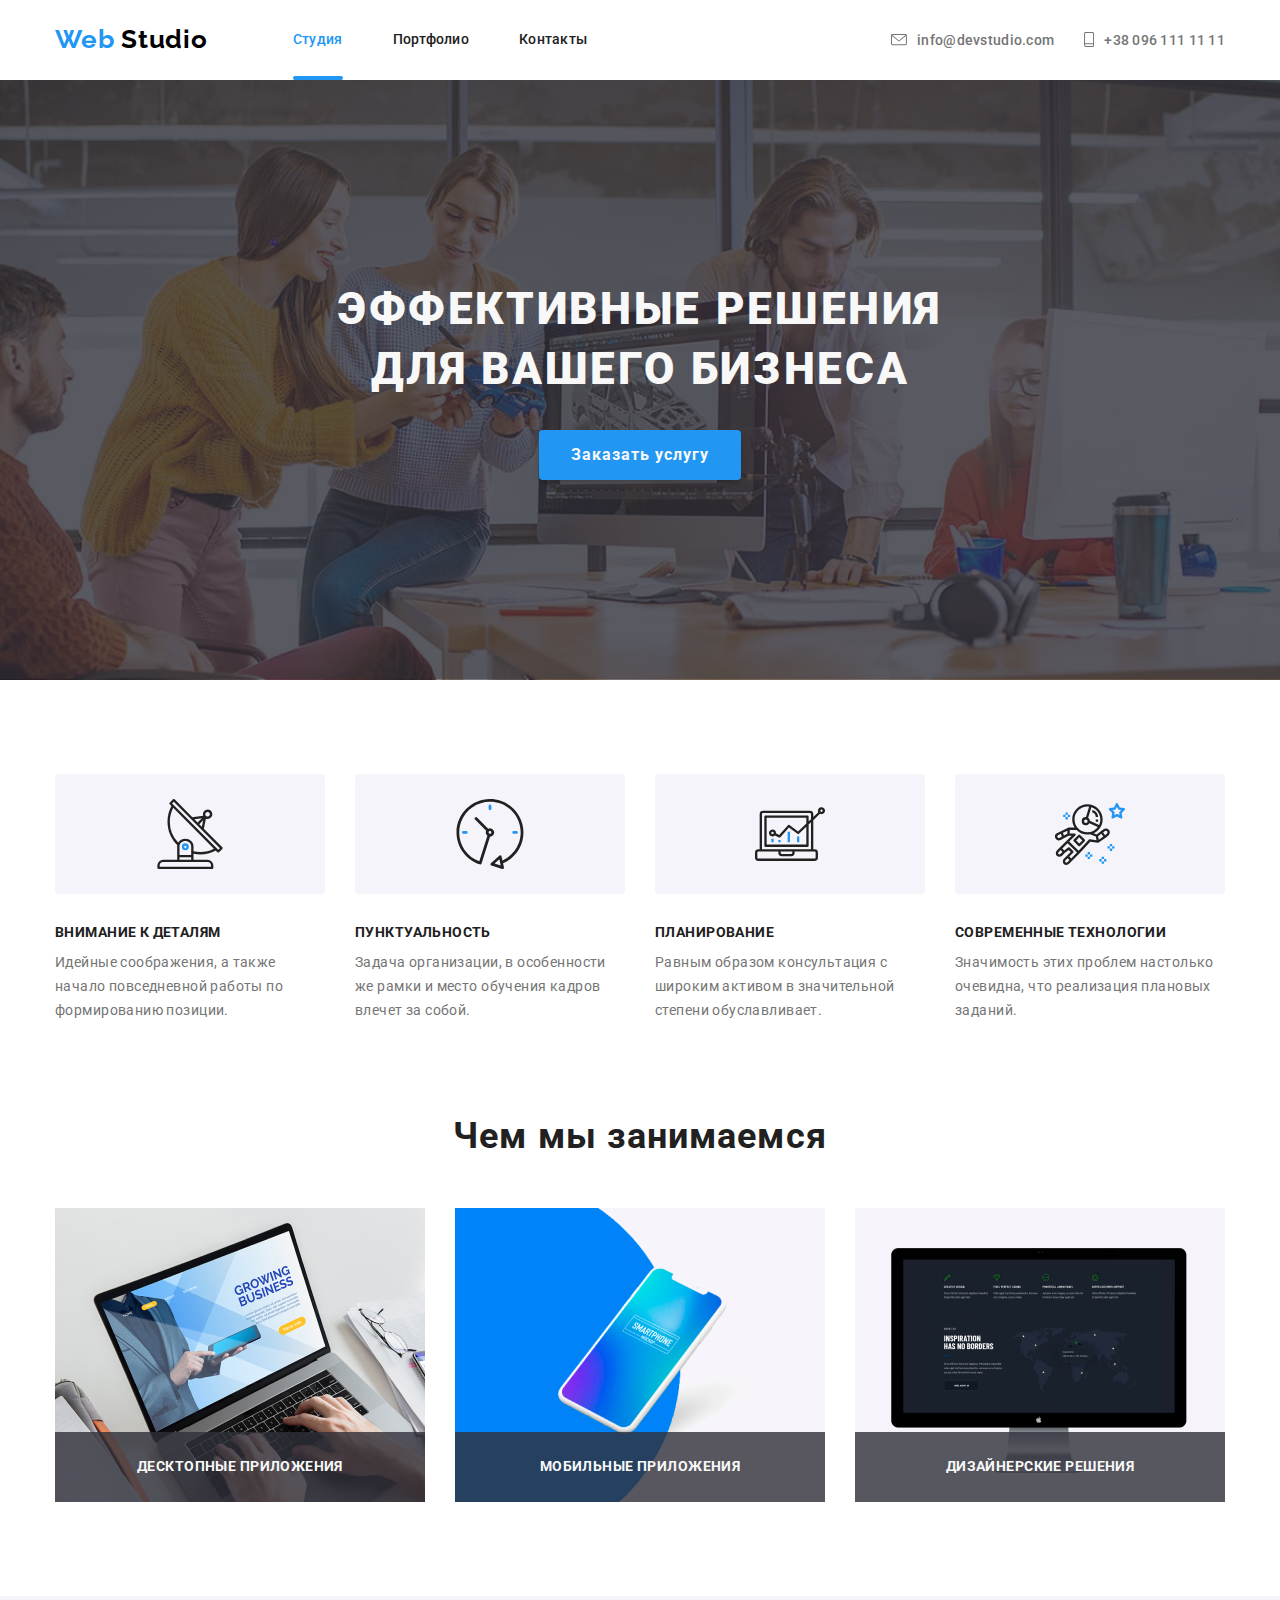
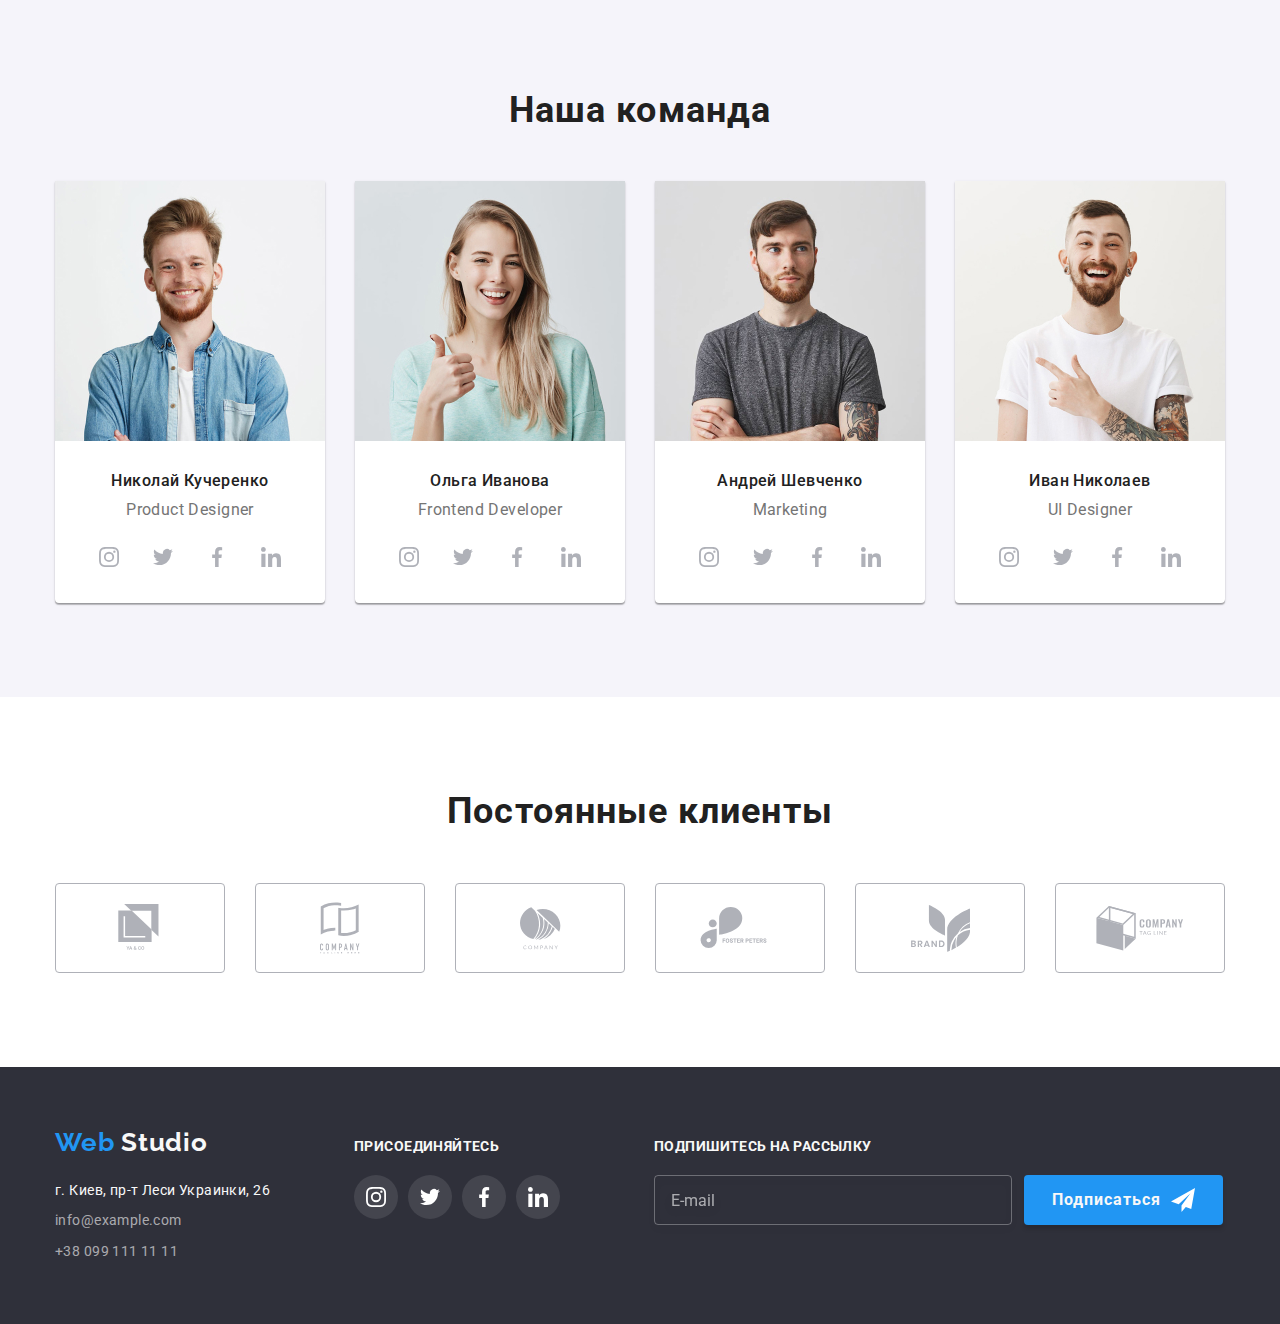
<file: index.html>
<!DOCTYPE html>
<html lang="ru">
  <head>
    <meta charset="UTF-8" />
    <meta name="viewport" content="width=device-width, initial-scale=1.0" />
    <title>Web Studio 1.0.6.</title>
    <link
      href="https://fonts.googleapis.com/css2?family=Raleway:wght@700&family=Roboto:wght@400;500;700&display=swap"
      rel="stylesheet"
    />
    <link
      rel="stylesheet"
      href="https://cdnjs.cloudflare.com/ajax/libs/modern-normalize/0.6.0/modern-normalize.min.css"
    />
    <link rel="stylesheet" href="./css/styles.css" />
  </head>
  <body>
    <!-- header-->
    <header class="page-header">
      <div class="container main-nav">
        <!-- header-nav -->
        <nav class="main-nav">
          <!-- header-logo -->
          <a
            href="./index.html"
            rel="noreferrer noopener"
            lang="en"
            class="logo"
          >
            Web
            <span class="primary-color">Studio</span>
          </a>
          <!-- header-nav-menu -->
          <ul class="site-nav list">
            <li class="item relative">
              <a
                href="./index.html"
                rel="noreferrer noopener"
                target="_blank"
                class="link current"
              >
                Студия
              </a>
            </li>
            <li class="item">
              <a
                href="./portfolio.html"
                rel="noreferrer noopener"
                target="_blank"
                class="link"
              >
                Портфолио
              </a>
            </li>
            <li class="item">
              <a href="" rel="noreferrer noopener" target="_blank" class="link">
                Контакты
              </a>
            </li>
          </ul>
        </nav>
        <!-- header-contacts -->
        <ul class="auth-nav list">
          <li class="item">
            <a
              class="link"
              href="mailto:info@devstudio.com"
              rel="noreferrer noopener"
              target="_blank"
              lang="en"
            >
              <span>
                <svg class="link-icon" width="16" height="12">
                  <use
                    href="./images/sprite.svg#email"
                    lang="en"
                    title="email"
                    alt="email"
                  ></use>
                </svg>
              </span>
              info@devstudio.com
            </a>
          </li>
          <li class="item">
            <a
              class="link"
              href="tel:+380961111111"
              rel="noreferrer noopener"
              target="_blank"
            >
              <span>
                <svg class="link-icon" width="10" height="15">
                  <use
                    href="./images/sprite.svg#telephone"
                    lang="en"
                    title="telephone"
                    alt="telephone"
                  ></use>
                </svg>
              </span>
              +38 096 111 11 11
            </a>
          </li>
        </ul>
      </div>
    </header>
    <!-- index.html -->
    <!-- sections-main -->
    <main class="page-main">
      <!-- section-hero -->
      <section class="section-hero">
        <div class="container-hero">
          <h1 class="hero-title">
            Эффективные решения
            <br />
            для вашего бизнеса
          </h1>
          <button class="button hero" data-open-modal>Заказать услугу</button>
        </div>
      </section>
      <!-- section-advantages -->
      <section class="section">
        <div class="container">
          <h2 class="visually-hidden">Наши преимущества</h2>
          <ul class="feature-list list">
            <li class="item">
              <div class="icon-wrap">
                <svg class="icon" width="70" height="70">
                  <use
                    href="./images/sprite.svg#antenna-symbolising-attention-to-detail"
                    title="Внимание к деталям"
                    alt="Внимание к деталям"
                  ></use>
                </svg>
              </div>
              <h3 class="title">Внимание к деталям</h3>
              <p class="text">
                Идейные соображения, а также начало повседневной работы по
                формированию позиции.
              </p>
            </li>
            <li class="item">
              <div class="icon-wrap">
                <svg class="icon" width="70" height="70">
                  <use
                    href="./images/sprite.svg#clock-symbolising-punctuality"
                    title="Пунктуальность"
                    alt="Пунктуальность"
                  ></use>
                </svg>
              </div>
              <h3 class="title">Пунктуальность</h3>
              <p class="text">
                Задача организации, в особенности же рамки и место обучения
                кадров влечет за собой.
              </p>
            </li>
            <li class="item">
              <div class="icon-wrap">
                <svg class="icon" width="70" height="70">
                  <use
                    href="./images/sprite.svg#diagram-symbolising-planning"
                    title="Планирование"
                    alt="Планирование"
                  ></use>
                </svg>
              </div>
              <h3 class="title">Планирование</h3>
              <p class="text">
                Равным образом консультация с широким активом в значительной
                степени обуславливает.
              </p>
            </li>
            <li class="item">
              <div class="icon-wrap">
                <svg class="icon" width="70" height="70">
                  <use
                    href="./images/sprite.svg#astronaut-symbolising-modern-technologies"
                  ></use>
                </svg>
              </div>
              <h3 class="title">Современные технологии</h3>
              <p class="text">
                Значимость этих проблем настолько очевидна, что реализация
                плановых заданий.
              </p>
            </li>
          </ul>
        </div>
      </section>
      <!-- section-activities -->
      <section class="section padding-top-none">
        <div class="container">
          <h2 class="section-title">Чем мы занимаемся</h2>
          <ul class="examples-list list">
            <li class="item relative">
              <img
                src="./images/index/section-activities/desktop-applications.jpg"
                title="Десктопные приложения"
                alt="Десктопные приложения"
                width="370"
                height="294"
              />
              <b class="title">Десктопные приложения</b>
            </li>
            <li class="item relative">
              <img
                src="./images/index/section-activities/mobile-applications.jpg"
                title="Мобильные приложения"
                alt="Мобильные приложения"
                width="370"
                height="294"
              />
              <b class="title">Мобильные приложения</b>
            </li>
            <li class="item relative">
              <img
                src="./images/index/section-activities/design-solutions.jpg"
                title="Дизайнерские решения"
                alt="Дизайнерские решения"
                width="370"
                height="294"
              />
              <b class="title">Дизайнерские решения</b>
            </li>
          </ul>
        </div>
      </section>
      <!-- section-team -->
      <section class="section">
        <div class="container">
          <h2 class="section-title">Наша команда</h2>
          <ul class="team-list list">
            <li class="item">
              <img
                class="team-photo"
                src="./images/index/section-team/product-designer.jpg"
                lang="en"
                title="Product Designer"
                alt="Product Designer"
                width="270"
                height="260"
              />
              <h3 class="title">Николай Кучеренко</h3>
              <p lang="en" class="text">Product Designer</p>
              <ul class="team-social list">
                <li class="item">
                  <a
                    class="button"
                    href=""
                    rel="noreferrer noopener"
                    target="_blank"
                    aria-label="Instagram"
                  >
                    <svg class="button-icon" wigth="20" height="20">
                      <use
                        href="./images/sprite.svg#instagram-team"
                        lang="en"
                        title="Instagram"
                        alt="Instagram"
                      ></use>
                    </svg>
                  </a>
                </li>
                <li class="item">
                  <a
                    class="button"
                    href=""
                    rel="noreferrer noopener"
                    target="_blank"
                    aria-label="Twitter"
                  >
                    <svg class="button-icon" wigth="20" height="20">
                      <use
                        href="./images/sprite.svg#twitter-team"
                        lang="en"
                        title="Twitter"
                        alt="Twitter"
                      ></use>
                    </svg>
                  </a>
                </li>
                <li class="item">
                  <a
                    class="button"
                    href=""
                    rel="noreferrer noopener"
                    target="_blank"
                    aria-label="Facebook"
                  >
                    <svg class="button-icon" wigth="20" height="20">
                      <use
                        href="./images/sprite.svg#facebook-team"
                        lang="en"
                        title="Facebook"
                        alt="Facebook"
                      ></use>
                    </svg>
                  </a>
                </li>
                <li class="item">
                  <a
                    class="button"
                    href=""
                    rel="noreferrer noopener"
                    target="_blank"
                    aria-label="LinkedIn"
                  >
                    <svg class="button-icon" wigth="20" height="20">
                      <use
                        href="./images/sprite.svg#linkedin-team"
                        lang="en"
                        title="LinkedIn"
                        alt="LinkedIn"
                      ></use>
                    </svg>
                  </a>
                </li>
              </ul>
            </li>
            <li class="item">
              <img
                class="team-photo"
                src="./images/index/section-team/frontend-developer.jpg"
                lang="en"
                title="Frontend Developer"
                alt="Frontend Developer"
                width="270"
                height="260"
              />
              <h3 class="title">Ольга Иванова</h3>
              <p lang="en" class="text">Frontend Developer</p>
              <ul class="team-social list">
                <li class="item">
                  <a
                    class="button"
                    href=""
                    rel="noreferrer noopener"
                    target="_blank"
                    aria-label="Instagram"
                  >
                    <svg class="button-icon" wigth="20" height="20">
                      <use
                        href="./images/sprite.svg#instagram-team"
                        lang="en"
                        title="Instagram"
                        alt="Instagram"
                      ></use>
                    </svg>
                  </a>
                </li>
                <li class="item">
                  <a
                    class="button"
                    href=""
                    rel="noreferrer noopener"
                    target="_blank"
                    aria-label="Twitter"
                  >
                    <svg class="button-icon" wigth="20" height="20">
                      <use
                        href="./images/sprite.svg#twitter-team"
                        lang="en"
                        title="Twitter"
                        alt="Twitter"
                      ></use>
                    </svg>
                  </a>
                </li>
                <li class="item">
                  <a
                    class="button"
                    href=""
                    rel="noreferrer noopener"
                    target="_blank"
                    aria-label="Facebook"
                  >
                    <svg class="button-icon" wigth="20" height="20">
                      <use
                        href="./images/sprite.svg#facebook-team"
                        lang="en"
                        title="Facebook"
                        alt="Facebook"
                      ></use>
                    </svg>
                  </a>
                </li>
                <li class="item">
                  <a
                    class="button"
                    href=""
                    rel="noreferrer noopener"
                    target="_blank"
                    aria-label="LinkedIn"
                  >
                    <svg class="button-icon" wigth="20" height="20">
                      <use
                        href="./images/sprite.svg#linkedin-team"
                        lang="en"
                        title="LinkedIn"
                        alt="LinkedIn"
                      ></use>
                    </svg>
                  </a>
                </li>
              </ul>
            </li>
            <li class="item">
              <img
                class="team-photo"
                src="./images/index/section-team/marketing.jpg"
                lang="en"
                title="Marketing"
                alt="Marketing"
                width="270"
                height="260"
              />
              <h3 class="title">Андрей Шевченко</h3>
              <p lang="en" class="text">Marketing</p>
              <ul class="team-social list">
                <li class="item">
                  <a
                    class="button"
                    href=""
                    rel="noreferrer noopener"
                    target="_blank"
                    aria-label="Instagram"
                  >
                    <svg class="button-icon" wigth="20" height="20">
                      <use
                        href="./images/sprite.svg#instagram-team"
                        lang="en"
                        title="Instagram"
                        alt="Instagram"
                      ></use>
                    </svg>
                  </a>
                </li>
                <li class="item">
                  <a
                    class="button"
                    href=""
                    rel="noreferrer noopener"
                    target="_blank"
                    aria-label="Twitter"
                  >
                    <svg class="button-icon" wigth="20" height="20">
                      <use
                        href="./images/sprite.svg#twitter-team"
                        lang="en"
                        title="Twitter"
                        alt="Twitter"
                      ></use>
                    </svg>
                  </a>
                </li>
                <li class="item">
                  <a
                    class="button"
                    href=""
                    rel="noreferrer noopener"
                    target="_blank"
                    aria-label="Facebook"
                  >
                    <svg class="button-icon" wigth="20" height="20">
                      <use
                        href="./images/sprite.svg#facebook-team"
                        lang="en"
                        title="Facebook"
                        alt="Facebook"
                      ></use>
                    </svg>
                  </a>
                </li>
                <li class="item">
                  <a
                    class="button"
                    href=""
                    rel="noreferrer noopener"
                    target="_blank"
                    aria-label="LinkedIn"
                  >
                    <svg class="button-icon" wigth="20" height="20">
                      <use
                        href="./images/sprite.svg#linkedin-team"
                        lang="en"
                        title="LinkedIn"
                        alt="LinkedIn"
                      ></use>
                    </svg>
                  </a>
                </li>
              </ul>
            </li>
            <li class="item">
              <img
                class="team-photo"
                src="./images/index/section-team/ui-designer.jpg"
                lang="en"
                title="UI Designer"
                alt="UI Designer"
                width="270"
                height="260"
              />
              <h3 class="title">Иван Николаев</h3>
              <p lang="en" class="text">UI Designer</p>
              <ul class="team-social list">
                <li class="item">
                  <a
                    class="button"
                    href=""
                    rel="noreferrer noopener"
                    target="_blank"
                    aria-label="Instagram"
                  >
                    <svg class="button-icon" wigth="20" height="20">
                      <use
                        href="./images/sprite.svg#instagram-team"
                        lang="en"
                        title="Instagram"
                        alt="Instagram"
                      ></use>
                    </svg>
                  </a>
                </li>
                <li class="item">
                  <a
                    class="button"
                    href=""
                    rel="noreferrer noopener"
                    target="_blank"
                    aria-label="Twitter"
                  >
                    <svg class="button-icon" wigth="20" height="20">
                      <use
                        href="./images/sprite.svg#twitter-team"
                        lang="en"
                        title="Twitter"
                        alt="Twitter"
                      ></use>
                    </svg>
                  </a>
                </li>
                <li class="item">
                  <a
                    class="button"
                    href=""
                    rel="noreferrer noopener"
                    target="_blank"
                    aria-label="Facebook"
                  >
                    <svg class="button-icon" wigth="20" height="20">
                      <use
                        href="./images/sprite.svg#facebook-team"
                        lang="en"
                        title="Facebook"
                        alt="Facebook"
                      ></use>
                    </svg>
                  </a>
                </li>
                <li class="item">
                  <a
                    class="button"
                    href=""
                    rel="noreferrer noopener"
                    target="_blank"
                    aria-label="LinkedIn"
                  >
                    <svg class="button-icon" wigth="20" height="20">
                      <use
                        href="./images/sprite.svg#linkedin-team"
                        lang="en"
                        title="LinkedIn"
                        alt="LinkedIn"
                      ></use>
                    </svg>
                  </a>
                </li>
              </ul>
            </li>
          </ul>
        </div>
      </section>
      <!-- section-clients -->
      <section class="section">
        <div class="container">
          <h2 class="section-title">Постоянные клиенты</h2>
          <ul class="clients-list list">
            <li class="item">
              <a
                class="button"
                href=""
                rel="noreferrer noopener"
                target="_blank"
              >
                <svg class="button-icon" width="45" height="49">
                  <use
                    href="./images/sprite.svg#ya-co"
                    lang="en"
                    title="YA & CO"
                    alt="Логотип компании YA & CO"
                  ></use>
                </svg>
              </a>
            </li>
            <li class="item">
              <a
                class="button"
                href=""
                rel="noreferrer noopener"
                target="_blank"
              >
                <svg class="button-icon" width="40" height="52">
                  <use
                    href="./images/sprite.svg#company-tagline-here"
                    lang="en"
                    title="COMPANY TAGLINE HERE"
                    alt="Логотип компании COMPANY TAGLINE HERE"
                  ></use>
                </svg>
              </a>
            </li>
            <li class="item">
              <a
                class="button"
                href=""
                rel="noreferrer noopener"
                target="_blank"
              >
                <svg class="button-icon" width="41" height="43">
                  <use
                    href="./images/sprite.svg#company"
                    lang="en"
                    lang="en"
                    title="COMPANY"
                    alt="Логотип компании COMPANY"
                  ></use>
                </svg>
              </a>
            </li>
            <li class="item">
              <a class="button" href="">
                <svg class="button-icon" width="80" height="42">
                  <use
                    href="./images/sprite.svg#foster-peters"
                    lang="en"
                    title="FOSTER PETERS"
                    alt="Логотип компании FOSTER PETERS"
                  ></use>
                </svg>
              </a>
            </li>
            <li class="item">
              <a
                class="button"
                href=""
                rel="noreferrer noopener"
                target="_blank"
              >
                <svg class="button-icon" width="59" height="47">
                  <use
                    href="./images/sprite.svg#brand"
                    lang="en"
                    title="BRAND"
                    alt="Логотип компании BRAND"
                  ></use>
                </svg>
              </a>
            </li>
            <li class="item">
              <a
                class="button"
                href=""
                rel="noreferrer noopener"
                target="_blank"
              >
                <svg class="button-icon" width="88" height="45">
                  <use
                    href="./images/sprite.svg#company-tag-line"
                    lang="en"
                    title="COMPANY TAG LINE"
                    alt="Логотип компании COMPANY TAG LINE"
                  ></use>
                </svg>
              </a>
            </li>
          </ul>
        </div>
      </section>
    </main>
    <!-- footer -->
    <footer class="page-footer">
      <div class="container">
        <!-- footer-nav -->
        <div class="contacts">
          <!-- footer-logo -->
          <a href="./index.html" lang="en" class="logo">
            Web
            <span class="secondary-color">Studio</span>
          </a>
          <!-- footer-contacts -->
          <address>
            <ul class="footer-list list">
              <li class="item">
                <a
                  class="link"
                  href="https://goo.gl/maps/XH3aAjBBFG7tKDyY9"
                  rel="noreferrer noopener"
                  target="_blank"
                >
                  <span class="google-map">
                    г. Киев, пр-т Леси Украинки, 26
                  </span>
                </a>
              </li>
              <li class="item">
                <a
                  class="link"
                  href="mailto:info@example.com"
                  rel="noreferrer noopener"
                  target="_blank"
                  lang="en"
                >
                  <span class="contacts-text">info@example.com</span>
                </a>
              </li>
              <li class="item">
                <a
                  class="link"
                  href="tel:+380991111111"
                  rel="noreferrer noopener"
                  target="_blank"
                >
                  <span class="contacts-text">+38 099 111 11 11</span>
                </a>
              </li>
            </ul>
          </address>
        </div>
        <!-- join-block -->
        <div class="join">
          <b class="subtitle">Присоединяйтесь</b>
          <ul class="join-set list">
            <li class="item">
              <a
                class="button"
                href=""
                rel="noreferrer noopener"
                target="_blank"
                aria-label="Instagram"
              >
                <svg class="button-icon" width="20" height="20">
                  <use
                    href="./images/sprite.svg#instagram-footer"
                    lang="en"
                    title="Instagram"
                    alt="Instagram"
                  ></use>
                  >
                </svg>
              </a>
            </li>
            <li class="item">
              <a
                class="button"
                href=""
                rel="noreferrer noopener"
                target="_blank"
                aria-label="Twitter"
              >
                <svg class="button-icon" width="20" height="20">
                  <use
                    href="./images/sprite.svg#twitter-footer"
                    lang="en"
                    title="Twitter"
                    alt="Twitter"
                  ></use>
                </svg>
              </a>
            </li>
            <li class="item">
              <a
                class="button"
                href=""
                rel="noreferrer noopener"
                target="_blank"
                aria-label="Facebook"
              >
                <svg class="button-icon" width="20" height="20">
                  <use
                    href="./images/sprite.svg#facebook-footer"
                    lang="en"
                    title="Facebook"
                    alt="Facebook"
                  ></use>
                </svg>
              </a>
            </li>
            <li class="item">
              <a
                class="button"
                href=""
                rel="noreferrer noopener"
                target="_blank"
                aria-label="LinkedIn"
              >
                <svg class="button-icon" width="20" height="20">
                  <use
                    href="./images/sprite.svg#linkedin-footer"
                    lang="en"
                    title="LinkedIn"
                    alt="LinkedIn"
                  ></use>
                </svg>
              </a>
            </li>
          </ul>
        </div>
        <!-- subscription -->
        <div class="mailing">
          <b class="subtitle">Подпишитесь на рассылку</b>
          <form class="mailing-form">
            <label class="mailing-label"></label>
            <input
              type="email"
              class="mailing-input"
              name="mailing"
              placeholder="E-mail"
            />
            <button class="mailing-submit">Подписаться</button>
          </form>
        </div>
      </div>
    </footer>
    <!-- modal -->
    <div class="backdrop is-hidden" data-backdrop>
      <div class="modal">
        <b class="subtitle">Оставьте свои данные, мы вам перезвоним</b>
        <!-- form -->
        <form class="form">
          <label class="form-field">
            <input type="text" class="form-input" name="name" placeholder=" " />
            <span class="form-label">Имя</span>
            <span class="icon-wrap">
              <svg class="icon" width="18" height="18">
                <use href="./images/sprite.svg#input-name"></use>
              </svg>
            </span>
          </label>

          <label class="form-field">
            <input type="tel" class="form-input" name="tel" placeholder=" " />
            <span class="form-label">Телефон</span>
            <span class="icon-wrap">
              <svg class="icon" width="18" height="18">
                <use href="./images/sprite.svg#input-telephone"></use>
              </svg>
            </span>
          </label>

          <label class="form-field">
            <input
              type="email"
              class="form-input"
              name="mail"
              placeholder=" "
            />
            <span class="form-label">Почта</span>
            <span class="icon-wrap">
              <svg class="icon" width="18" height="18">
                <use href="./images/sprite.svg#input-email"></use>
              </svg>
            </span>
          </label>

          <textarea
            type="textaria"
            class="form-textarea"
            name="textaria"
            rows="5"
            placeholder="Комментарий"
          ></textarea>

          <label class="checkbox-field">
            <input
              class="checkbox-input"
              type="checkbox"
              name="topic"
              value="html"
            />
            <span class="checkbox-icon"></span>
            <span class="checkbox-label">
              Соглашаюсь с рассылкой и принимаю
              <a class="ladel-link" href="">Условия договора</a>
            </span>
          </label>

          <button type="submit" class="form-submit">Отправить</button>
        </form>

        <button class="close-modal" data-close-modal>
          <svg class="button-icon" width="10" height="10">
            <use href="./images/sprite.svg#close"></use>
          </svg>
        </button>
      </div>
    </div>
    <!-- modal-window-order -->
    <script src="./js/modal.js"></script>
    <!-- header-height-computing -->
    <script>
      const { height: pageHeaderHeight } = document
        .querySelector('.page-header')
        .getBoundingClientRect();
      document.body.style.paddingTop = `${pageHeaderHeight}px`;
    </script>
  </body>
</html>
</file>
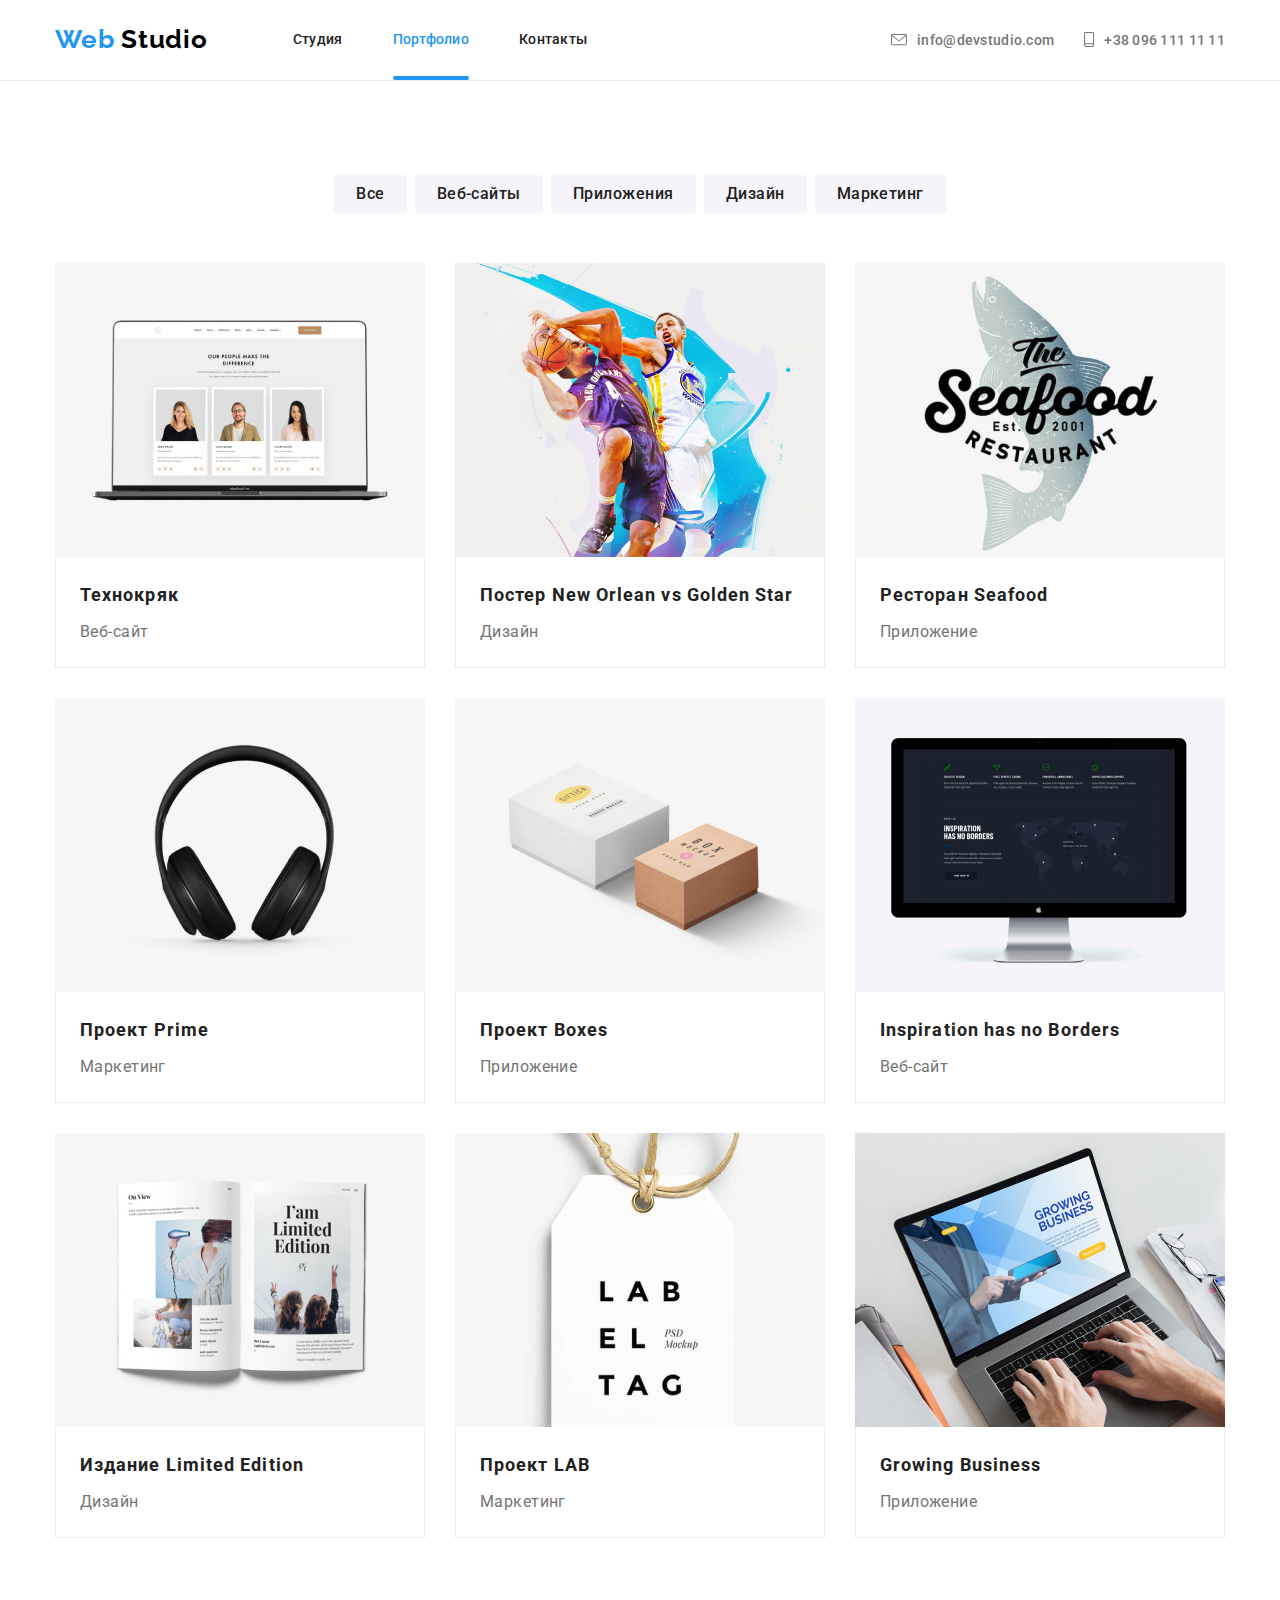
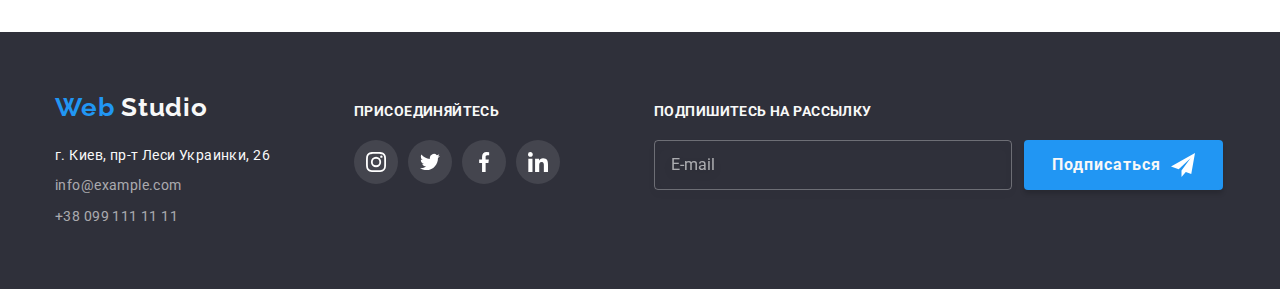
<file: portfolio.html>
<!DOCTYPE html>
<html lang="ru">
  <head>
    <meta charset="UTF-8" />
    <meta name="viewport" content="width=device-width, initial-scale=1.0" />
    <title>Portfolio 1.0.6.</title>
    <link
      href="https://fonts.googleapis.com/css2?family=Raleway:wght@700&family=Roboto:wght@400;500;700&display=swap"
      rel="stylesheet"
    />
    <link
      rel="stylesheet"
      href="https://cdnjs.cloudflare.com/ajax/libs/modern-normalize/0.6.0/modern-normalize.min.css"
    />
    <link rel="stylesheet" href="./css/styles.css" />
  </head>
  <body>
    <!-- header-->
    <header class="page-header">
      <div class="container main-nav">
        <!-- header-nav -->
        <nav class="main-nav">
          <!-- header-logo -->
          <a
            href="./index.html"
            rel="noreferrer noopener"
            lang="en"
            class="logo"
          >
            Web
            <span class="primary-color">Studio</span>
          </a>
          <!-- header-nav-menu -->
          <ul class="site-nav list">
            <li class="item">
              <a
                href="./index.html"
                rel="noreferrer noopener"
                target="_blank"
                class="link"
              >
                Студия
              </a>
            </li>
            <li class="item relative">
              <a
                href="./portfolio.html"
                rel="noreferrer noopener"
                target="_blank"
                class="link current"
              >
                Портфолио
              </a>
            </li>
            <li class="item">
              <a href="" rel="noreferrer noopener" target="_blank" class="link">
                Контакты
              </a>
            </li>
          </ul>
        </nav>
        <!-- header-contacts -->
        <ul class="auth-nav list">
          <li class="item">
            <a
              class="link"
              href="mailto:info@devstudio.com"
              rel="noreferrer noopener"
              target="_blank"
              lang="en"
            >
              <span>
                <svg class="link-icon" width="16" height="12">
                  <use
                    href="./images/sprite.svg#email"
                    lang="en"
                    title="email"
                    alt="email"
                  ></use>
                </svg>
              </span>
              info@devstudio.com
            </a>
          </li>
          <li class="item">
            <a
              class="link"
              href="tel:+380961111111"
              rel="noreferrer noopener"
              target="_blank"
            >
              <span>
                <svg class="link-icon" width="10" height="15">
                  <use
                    href="./images/sprite.svg#telephone"
                    lang="en"
                    title="telephone"
                    alt="telephone"
                  ></use>
                </svg>
              </span>
              +38 096 111 11 11
            </a>
          </li>
        </ul>
      </div>
    </header>
    <!-- portfolio.html -->
    <!-- sections-main -->
    <main class="page-main border-top">
      <!-- section-our-works -->
      <section class="section">
        <div class="container">
          <!-- types-of-works-filters -->
          <h1 hidden>Наши работы</h1>
          <ul class="filter-list list">
            <li class="item">
              <button type="button" class="button filter">Все</button>
            </li>
            <li class="item">
              <button type="button" class="button filter">Веб-сайты</button>
            </li>
            <li class="item">
              <button type="button" class="button filter">Приложения</button>
            </li>
            <li class="item">
              <button type="button" class="button filter">Дизайн</button>
            </li>
            <li class="item">
              <button type="button" class="button filter">Маркетинг</button>
            </li>
          </ul>
          <!-- section-our-works-examples-->
          <ul class="portfolio-list list">
            <li class="item">
              <a
                class="product"
                href=""
                rel="noreferrer noopener"
                target="_blank"
              >
                <div class="product-thumb">
                  <img
                    class="image"
                    src="./images/portfolio/section-our-works-examples/tekhnokriak.jpg"
                    title="Технокряк"
                    alt="Технокряк"
                    width="370"
                    height="294"
                  />
                  <div class="product-overlay">
                    <p class="hover-text">
                      Технокряк это современная площадка распространения
                      ресурсов. Компании используют эту платформу для цифрового
                      шпионажа и атак на защищённые сервера конкурентов.
                    </p>
                  </div>
                </div>
                <div class="product-meta">
                  <h3 class="title">Технокряк</h3>
                  <p class="text">Веб-сайт</p>
                </div>
              </a>
            </li>

            <li class="item">
              <a
                href=""
                class="product"
                href=""
                rel="noreferrer noopener"
                target="_blank"
              >
                <div class="product-thumb">
                  <img
                    class="image"
                    src="./images/portfolio/section-our-works-examples/new-orlean-vs-golden-star-poster.jpg"
                    title="Постер New Orlean vs Golden Star"
                    alt="Постер New Orlean vs Golden Star"
                    width="370"
                    height="294"
                  />
                  <div class="product-overlay">
                    <p class="hover-text">
                      Технокряк это современная площадка распространения
                      ресурсов. Компании используют эту платформу для цифрового
                      шпионажа и атак на защищённые сервера конкурентов.
                    </p>
                  </div>
                </div>
                <div class="product-meta">
                  <h3 class="title">
                    Постер
                    <span lang="en">New Orlean vs Golden Star</span>
                  </h3>
                  <p class="text">Дизайн</p>
                </div>
              </a>
            </li>

            <li class="item">
              <a
                class="product"
                href=""
                rel="noreferrer noopener"
                target="_blank"
              >
                <div class="product-thumb">
                  <img
                    class="image"
                    src="./images/portfolio/section-our-works-examples/the-seafood-restaurant.jpg"
                    title="Ресторан Seafood"
                    alt="Ресторан Seafood"
                    width="370"
                    height="294"
                  />
                  <div class="product-overlay">
                    <p class="hover-text">
                      Технокряк это современная площадка распространения
                      ресурсов. Компании используют эту платформу для цифрового
                      шпионажа и атак на защищённые сервера конкурентов.
                    </p>
                  </div>
                </div>
                <div class="product-meta">
                  <h3 class="title">
                    Ресторан
                    <span lang="en">Seafood</span>
                  </h3>
                  <p class="text">Приложение</p>
                </div>
              </a>
            </li>

            <li class="item">
              <a
                class="product"
                href=""
                rel="noreferrer noopener"
                target="_blank"
              >
                <div class="product-thumb">
                  <img
                    class="image"
                    src="./images/portfolio/section-our-works-examples/prime-project.jpg"
                    title="Проект Prime"
                    alt="Проект Prime"
                    width="370"
                    height="294"
                  />
                  <div class="product-overlay">
                    <p class="hover-text">
                      Технокряк это современная площадка распространения
                      ресурсов. Компании используют эту платформу для цифрового
                      шпионажа и атак на защищённые сервера конкурентов.
                    </p>
                  </div>
                </div>
                <div class="product-meta">
                  <h3 class="title">
                    Проект
                    <span lang="en">Prime</span>
                  </h3>
                  <p class="text">Маркетинг</p>
                </div>
              </a>
            </li>

            <li class="item">
              <a
                class="product"
                href=""
                rel="noreferrer noopener"
                target="_blank"
              >
                <div class="product-thumb">
                  <img
                    class="image"
                    src="./images/portfolio/section-our-works-examples/boxes-project.jpg"
                    title="Проект Boxes"
                    alt="Проект Boxes"
                    width="370"
                    height="294"
                  />
                  <div class="product-overlay">
                    <p class="hover-text">
                      Технокряк это современная площадка распространения
                      ресурсов. Компании используют эту платформу для цифрового
                      шпионажа и атак на защищённые сервера конкурентов.
                    </p>
                  </div>
                </div>
                <div class="product-meta">
                  <h3 class="title">
                    Проект
                    <span lang="en">Boxes</span>
                  </h3>
                  <p class="text">Приложение</p>
                </div>
              </a>
            </li>

            <li class="item">
              <a
                class="product"
                href=""
                rel="noreferrer noopener"
                target="_blank"
              >
                <div class="product-thumb">
                  <img
                    class="image"
                    src="./images/portfolio/section-our-works-examples/inspiration-has-no-borders.jpg"
                    title="Inspiration has no Borders"
                    alt="Inspiration has no Borders"
                    width="370"
                    height="294"
                  />
                  <div class="product-overlay">
                    <p class="hover-text">
                      Технокряк это современная площадка распространения
                      ресурсов. Компании используют эту платформу для цифрового
                      шпионажа и атак на защищённые сервера конкурентов.
                    </p>
                  </div>
                </div>
                <div class="product-meta">
                  <h3 class="title">Inspiration has no Borders</h3>
                  <p class="text">Веб-сайт</p>
                </div>
              </a>
            </li>

            <li class="item">
              <a
                class="product"
                href=""
                rel="noreferrer noopener"
                target="_blank"
              >
                <div class="product-thumb">
                  <img
                    class="image"
                    src="./images/portfolio/section-our-works-examples/limited-edition.jpg"
                    title="Издание Limited Edition"
                    alt="Издание Limited Edition"
                    width="370"
                    height="294"
                  />
                  <div class="product-overlay">
                    <p class="hover-text">
                      Технокряк это современная площадка распространения
                      ресурсов. Компании используют эту платформу для цифрового
                      шпионажа и атак на защищённые сервера конкурентов.
                    </p>
                  </div>
                </div>
                <div class="product-meta">
                  <h3 class="title">
                    Издание
                    <span lang="en">Limited Edition</span>
                  </h3>
                  <p class="text">Дизайн</p>
                </div>
              </a>
            </li>

            <li class="item">
              <a
                class="product"
                href=""
                rel="noreferrer noopener"
                target="_blank"
              >
                <div class="product-thumb">
                  <img
                    class="image"
                    src="./images/portfolio/section-our-works-examples/lab-project.jpg"
                    title="Проект LAB"
                    alt="Проект LAB"
                    width="370"
                    height="294"
                  />
                  <div class="product-overlay">
                    <p class="hover-text">
                      Технокряк это современная площадка распространения
                      ресурсов. Компании используют эту платформу для цифрового
                      шпионажа и атак на защищённые сервера конкурентов.
                    </p>
                  </div>
                </div>
                <div class="product-meta">
                  <h3 class="title">
                    Проект
                    <span lang="en">LAB</span>
                  </h3>
                  <p class="text">Маркетинг</p>
                </div>
              </a>
            </li>

            <li class="item">
              <a
                class="product"
                href=""
                rel="noreferrer noopener"
                target="_blank"
              >
                <div class="product-thumb">
                  <img
                    class="image"
                    src="./images/portfolio/section-our-works-examples/growing-business.jpg"
                    title="Growing Business"
                    alt="Growing Business"
                    width="370"
                    height="294"
                  />
                  <div class="product-overlay">
                    <p class="hover-text">
                      Технокряк это современная площадка распространения
                      ресурсов. Компании используют эту платформу для цифрового
                      шпионажа и атак на защищённые сервера конкурентов.
                    </p>
                  </div>
                </div>
                <div class="product-meta">
                  <h3 class="title">Growing Business</h3>
                  <p class="text">Приложение</p>
                </div>
              </a>
            </li>
          </ul>
        </div>
      </section>
    </main>
    <!-- footer -->
    <footer class="page-footer">
      <div class="container">
        <!-- footer-nav -->
        <div class="contacts">
          <!-- footer-logo -->
          <a href="./index.html" lang="en" class="logo">
            Web
            <span class="secondary-color">Studio</span>
          </a>
          <!-- footer-contacts -->
          <address>
            <ul class="footer-list list">
              <li class="item">
                <a
                  class="link"
                  href="https://goo.gl/maps/XH3aAjBBFG7tKDyY9"
                  rel="noreferrer noopener"
                  target="_blank"
                >
                  <span class="google-map">
                    г. Киев, пр-т Леси Украинки, 26
                  </span>
                </a>
              </li>
              <li class="item">
                <a
                  class="link"
                  href="mailto:info@example.com"
                  rel="noreferrer noopener"
                  target="_blank"
                  lang="en"
                >
                  <span class="contacts-text">info@example.com</span>
                </a>
              </li>
              <li class="item">
                <a
                  class="link"
                  href="tel:+380991111111"
                  rel="noreferrer noopener"
                  target="_blank"
                >
                  <span class="contacts-text">+38 099 111 11 11</span>
                </a>
              </li>
            </ul>
          </address>
        </div>
        <!-- join-block -->
        <div class="join">
          <b class="subtitle">Присоединяйтесь</b>
          <ul class="join-set list">
            <li class="item">
              <a
                class="button"
                href=""
                rel="noreferrer noopener"
                target="_blank"
                aria-label="Instagram"
              >
                <svg class="button-icon" width="20" height="20">
                  <use
                    href="./images/sprite.svg#instagram-footer"
                    lang="en"
                    title="Instagram"
                    alt="Instagram"
                  ></use>
                  >
                </svg>
              </a>
            </li>
            <li class="item">
              <a
                class="button"
                href=""
                rel="noreferrer noopener"
                target="_blank"
                aria-label="Twitter"
              >
                <svg class="button-icon" width="20" height="20">
                  <use
                    href="./images/sprite.svg#twitter-footer"
                    lang="en"
                    title="Twitter"
                    alt="Twitter"
                  ></use>
                </svg>
              </a>
            </li>
            <li class="item">
              <a
                class="button"
                href=""
                rel="noreferrer noopener"
                target="_blank"
                aria-label="Facebook"
              >
                <svg class="button-icon" width="20" height="20">
                  <use
                    href="./images/sprite.svg#facebook-footer"
                    lang="en"
                    title="Facebook"
                    alt="Facebook"
                  ></use>
                </svg>
              </a>
            </li>
            <li class="item">
              <a
                class="button"
                href=""
                rel="noreferrer noopener"
                target="_blank"
                aria-label="LinkedIn"
              >
                <svg class="button-icon" width="20" height="20">
                  <use
                    href="./images/sprite.svg#linkedin-footer"
                    lang="en"
                    title="LinkedIn"
                    alt="LinkedIn"
                  ></use>
                </svg>
              </a>
            </li>
          </ul>
        </div>
        <!-- subscription -->
        <div class="mailing">
          <b class="subtitle">Подпишитесь на рассылку</b>
          <form class="mailing-form">
            <label class="mailing-label"></label>
            <input
              type="email"
              class="mailing-input"
              name="mailing"
              placeholder="E-mail"
            />
            <button class="mailing-submit">Подписаться</button>
          </form>
        </div>
      </div>
    </footer>
    <!-- header-height-computing -->
    <script>
      const { height: pageHeaderHeight } = document
        .querySelector('.page-header')
        .getBoundingClientRect();
      document.body.style.paddingTop = `${pageHeaderHeight}px`;
    </script>
  </body>
</html>
</file>
<file: css/styles.css>
/* global styles */

:root {
  --font-primary: 'Roboto', sans-serif;
  --font-secondary: 'Raleway', sans-serif;

  --color-text-primary: #757575;
  --color-text-secondary: #212121;
  --color-accent: #2196f3;
  --color-white-primary: #f8f8f8;
  --color-white-secondary: #f5f4fa;

  --timing-function: cubic-bezier(0.4, 0, 0.2, 1);
}

@font-face {
  font-family: 'Roboto';
  font-style: normal;
  font-weight: 900;
  font-display: swap;
  src: local('Roboto Black'), local('Roboto-Black'),
    url('../fonts/roboto-v20-latin_cyrillic-900.woff2') format('woff2'),
    /* Chrome 26+, Opera 23+, Firefox 39+ */
      url('../fonts/roboto-v20-latin_cyrillic-900.woff') format('woff');
  /* Chrome 6+, Firefox 3.6+, IE 9+, Safari 5.1+ */
}

*,
*::before,
*::after {
  box-sizing: inherit;
}

html {
  box-sizing: border-box;
}

body {
  font-family: var(--font-primary);
  font-style: normal;
  font-weight: 400;
  font-size: 14px;
  line-height: 1.72;
  letter-spacing: 0.03em;
  color: var(--color-text-primary);
  background-color: rgb(255, 255, 255);
}

.container {
  padding-left: 15px;
  padding-right: 15px;
  margin-left: auto;
  margin-right: auto;
  width: 1200px;
}

.section {
  padding-top: 94px;
  padding-bottom: 94px;
}

.padding-top-none {
  padding-top: 0;
}

.section-title {
  margin-top: 0;
  margin-bottom: 50px;
  font-size: 36px;
  line-height: 1.16;
  letter-spacing: 0.03em;
  text-align: center;
  color: var(--color-text-secondary);
}

.list {
  padding: 0;
  margin: 0;
  list-style: none;
}

.button {
  cursor: pointer;
  padding: 0;
  border: none;
}

img {
  display: block;
  min-width: 100%;
  height: auto;
}

.relative {
  position: relative;
}

.visually-hidden {
  position: absolute;
  width: 1px;
  height: 1px;
  margin: -1px;
  border: 0;
  padding: 0;
  clip: rect(0 0 0 0);
  overflow: hidden;
}

/* header */

.page-header {
  position: fixed;
  top: 0;
  left: 0;
  width: 100%;
  background-color: #ffffff;
  z-index: 2;
}

.container.main-nav {
  display: flex;
  align-items: center;
}

/* header-nav */

.main-nav {
  display: flex;
  align-items: center;
}

/* header-logo */

.logo {
  font-family: var(--font-secondary);
  color: var(--color-accent);
  font-weight: bold;
  font-size: 26px;
  line-height: 1.2;
  letter-spacing: 0.03em;
  text-decoration: none;
}

.logo .primary-color {
  color: #000000;
}

/* header-nav-menu */

.site-nav {
  display: flex;
  margin-left: 85px;
}

.site-nav .item:not(:last-child) {
  margin-right: 50px;
}

.site-nav .link {
  display: block;
  padding-top: 32px;
  padding-bottom: 32px;

  color: var(--color-text-secondary);
  font-weight: 500;
  font-size: 14px;
  line-height: 1.14;
  letter-spacing: 0.02em;
  text-decoration: none;

  transition: color 250ms var(--timing-function);
}

.site-nav .link:hover,
.site-nav .link:focus {
  color: var(--color-accent);
}

.site-nav .link.current {
  color: var(--color-accent);
}

.site-nav .link.current::after {
  content: '';
  display: block;
  position: absolute;
  left: 0;
  bottom: 0;
  width: 100%;
  height: 4px;
  border-radius: 2px;
  background-color: var(--color-accent);
}

/* header-contacts */

.auth-nav {
  display: flex;
  margin-left: auto;
}

.auth-nav .item + .item {
  margin-left: 30px;
}

.auth-nav .link {
  display: flex;
  align-items: center;
  font-weight: 500;
  font-size: 14px;
  line-height: 1.143;
  letter-spacing: 0.02em;
  color: var(--color-text-primary);
  text-decoration: none;

  transition: color 250ms var(--timing-function);
}

.auth-nav .link:hover,
.auth-nav .link:focus {
  color: var(--color-accent);
}

.auth-nav .link-icon {
  display: block;
  margin-right: 10px;
  fill: var(--color-text-primary);

  transition: fill 250ms var(--timing-function);
}

.auth-nav .item:nth-child(1) .link-icon {
  width: 16px;
  height: 12px;
}

.auth-nav .link:hover .link-icon,
.auth-nav .link:focus .link-icon {
  fill: var(--color-accent);
}

/* footer */

.page-footer {
  padding-top: 60px;
  padding-bottom: 60px;
  background-color: #2f303a;
}

.page-footer .container {
  display: flex;
  align-items: baseline;
}

/* footer-nav */

.page-footer .contacts {
  margin-right: 84px;
}

/* footer-logo */

.page-footer .logo {
  display: block;
  margin-bottom: 20px;
  line-height: 1.19;
  letter-spacing: 0.03em;
}

.logo .secondary-color {
  color: var(--color-white-primary);
}

/* footer-contacts */

.footer-list .item:not(:last-child) {
  margin-bottom: 7px;
}

.footer-list .link {
  text-decoration: none;
}

.footer-list .google-map {
  font-family: Roboto;
  font-style: normal;
  font-weight: normal;
  font-size: 14px;
  line-height: 1.71px;
  letter-spacing: 0.03em;
  color: var(--color-white-primary);
}

.footer-list .contacts-text {
  display: block;
  font-family: Roboto;
  font-style: normal;
  font-weight: normal;
  font-size: 14px;
  line-height: 1.71;
  letter-spacing: 0.03em;
  color: rgba(255, 255, 255, 0.6);
}

.page-footer .subtitle {
  display: block;
  margin-bottom: 20px;
  font-size: 14px;
  line-height: 1.14;
  font-weight: 700;
  color: var(--color-white-primary);
  text-transform: uppercase;
}

/* join-block */

.join {
  margin-right: 94px;
}

.join-set {
  display: flex;
}

.join-set > .item:not(:last-child) {
  margin-right: 10px;
}

.join-set .button {
  display: flex;
  justify-content: center;
  align-items: center;
  width: 44px;
  height: 44px;
  border-radius: 50%;
  background-color: rgba(255, 255, 255, 0.1);
  background-repeat: no-repeat;

  transform: background-color;
  transition: background-color 250ms var(--timing-function);
}

.join-set .button:hover,
.join-set .button:focus {
  background-color: var(--color-accent);
}

/* subscription */

.mailing-form {
  display: flex;
}

.mailing-input {
  width: 358px;
  height: 50px;
  padding-left: 16px;
  margin-right: 12px;

  font-size: 16px;
  line-height: 1.25;

  color: var(--color-white-primary);

  border: 1px solid rgba(255, 255, 255, 0.3);
  border-radius: 4px;
  background-color: transparent;

  filter: drop-shadow(0px 4px 4px rgba(0, 0, 0, 0.15));
}

.mailing-input::placeholder {
  font-size: 16px;
  line-height: 1.25;
  color: rgba(255, 255, 255, 0.6);
}

.mailing-input:focus::placeholder {
  opacity: 0;
}

.mailing-submit {
  display: flex;
  align-items: center;
  padding: 0 28px;
  height: 50px;

  font-weight: 700;
  font-size: 16px;
  line-height: 1.87;
  letter-spacing: 0.06em;
  color: var(--color-white-primary);
  background-color: var(--color-accent);

  cursor: pointer;

  border: none;
  border-radius: 4px;

  box-shadow: 0px 4px 4px rgba(0, 0, 0, 0.15);
}

.mailing-submit::after {
  content: '';
  width: 24px;
  height: 24px;
  margin-left: 10px;

  background-image: url('../images/subscription.svg');
}

/* modal */

.backdrop {
  position: fixed;
  top: 0;
  left: 0;
  width: 100%;
  height: 100%;
  background-color: rgba(0, 0, 0, 0.2);

  opacity: 1;
  transition: opacity 250ms var(--timing-function);
  z-index: 3;
}

.backdrop.is-hidden {
  opacity: 0;
  pointer-events: none;
}

.backdrop.is-hidden .modal {
  transform: translate(-50%, -50%) scale(1.1);
}

.modal {
  position: absolute;
  top: 50%;
  left: 50%;
  padding: 40px;
  border-radius: 4px;
  background-color: #fff;

  box-shadow: 0px 1px 3px rgba(0, 0, 0, 0.12), 0px 1px 1px rgba(0, 0, 0, 0.14),
    0px 2px 1px rgba(0, 0, 0, 0.2);

  transform: translate(-50%, -50%) scale(1);
  transition: transform 250ms var(--timing-function);
}

.close-modal {
  position: absolute;
  top: 8px;
  right: 8px;
  display: flex;
  justify-content: center;
  align-items: center;

  width: 30px;
  height: 30px;

  border: 1px solid rgba(0, 0, 0, 0.1);
  border-radius: 50%;
  cursor: pointer;

  background-color: #fff;
}

.close-modal > .button-icon {
  fill: #000;
  transition: fill 250ms var(--timing-function);
}

.close-modal:hover > .button-icon,
.close-modal:focus > .button-icon {
  fill: var(--color-accent);
}

.modal .subtitle {
  display: block;
  margin-bottom: 30px;
  font-weight: 700;
  font-size: 20px;
  line-height: 1.15;
  text-align: center;
  color: var(--color-text-secondary);
}

/* form */

.form-field {
  display: block;
  position: relative;
  margin-bottom: 28px;
}

.form-label {
  position: absolute;
  top: 50%;
  left: 42px;

  transform: translateY(-50%);
  transition: transform 250ms var(--timing-function);

  line-height: 1.14;
  letter-spacing: 0.01em;
  color: var(--color-text-primary);
}

.form-input,
.form-textarea {
  width: 448px;
  border: 1px solid rgba(33, 33, 33, 0.2);
  border-radius: 4px;
}

.form-input {
  height: 40px;
  padding: 0 42px;
  outline: 0;
}

.form-input:focus,
.form-textarea:focus {
  border: 1px solid var(--color-accent);
}

.form-field .icon-wrap {
  position: absolute;
  top: 50%;
  left: 16px;

  transform: translateY(-50%);
  transition: transform 250ms var(--timing-function);

  display: flex;
  fill: var(--color-text-secondary);
}

.form-field .icon {
  fill: var(--color-text-secondary);
  transition: fill 250ms var(--timing-function);
}

.form-field:focus-within .icon,
.form-input:not(:placeholder-shown) ~ .icon-wrap .icon {
  fill: var(--color-accent);
}

.form-field:focus-within > .form-label,
.form-input:not(:placeholder-shown) + .form-label {
  font-size: 12px;
  line-height: 1.17;

  transform: translate(-26px, -39px);
  color: var(--color-accent);
}

.form-textarea {
  display: block;
  height: 120px;
  resize: none;
  padding: 10px 15px;
  margin-bottom: 20px;
  outline: 0;
}

.form-textarea:focus::placeholder {
  opacity: 0;
}

.checkbox-field {
  display: flex;
  justify-content: center;
  align-items: center;
  margin-bottom: 30px;
  cursor: pointer;
}

.checkbox-input {
  position: absolute;
  width: 1px;
  height: 1px;
  margin: -1px;
  border: 0;
  padding: 0;
  clip: rect(0 0 0 0);
  overflow: hidden;
}

.checkbox-input:checked + .checkbox-icon {
  border-color: transparent;
  background-color: #2196f3;
  background-image: url('../images/mark-check.svg');
  background-size: contain;
  background-origin: border-box;
}

.checkbox-icon {
  display: inline-block;
  width: 16px;
  height: 15px;
  margin-right: 8.4px;

  border: 2px solid black;
  border-radius: 2px;

  transition: background-color 150ms var(--timing-function),
    border-color 150ms var(--timing-function);
}

.checkbox-field:hover .checkbox-icon {
  border-color: var(--color-accent);
}

.checkbox-input:focus + .checkbox-icon {
  border-color: var(--color-accent);
}

.checkbox-label > .ladel-link {
  color: var(--color-accent);
}

.form-submit {
  display: block;
  padding: 10px 55px;
  margin: 0 auto;

  font-weight: 700;
  font-size: 16px;
  line-height: 1.87;
  letter-spacing: 0.06em;
  border-radius: 4px;
  border: none;
  cursor: pointer;
  color: var(--color-white-primary);
  background-color: var(--color-accent);

  box-shadow: 0px 4px 4px rgba(0, 0, 0, 0.15);

  transition: background-color 250ms var(--timing-function);
}

.form-submit:hover,
.form-submit:focus {
  background-color: #188ce8;
}

/* index.html */

/* sections-main */

.page-main.border-top {
  border-top: 1px solid #ececec;
}

.page-main > .section:nth-last-child(2) {
  background-color: var(--color-white-secondary);
}

/* section-hero */

.section-hero {
  text-align: center;
  background-color: var(--color-text-primary);
}

.container-hero {
  padding-top: 200px;
  padding-bottom: 200px;
  margin-left: auto;
  margin-right: auto;
  max-width: 1600px;
  background-image: linear-gradient(
      to right,
      rgba(47, 48, 58, 0.8),
      rgba(47, 48, 58, 0.8)
    ),
    url('../images/index/hero/hero.jpg');
  background-size: cover;
  background-position: center;
}

.hero-title {
  margin-top: 0;
  margin-bottom: 30px;
  font-weight: 900;
  font-size: 44px;
  line-height: 1.36;
  letter-spacing: 0.06em;
  text-transform: uppercase;
  color: var(--color-white-primary);
}

/* button-order */

.container-hero > .button {
  font-weight: 700;
  font-size: 16px;
  line-height: 1.87;
  letter-spacing: 0.06em;
  padding: 10px 32px;
  border: none;
  border-radius: 4px;

  transition: background-color 250ms var(--timing-function);
}

.button.hero {
  color: var(--color-white-primary);
  background-color: var(--color-accent);
  box-shadow: 0px 4px 4px rgba(0, 0, 0, 0.15);
}

.container-hero > .button:hover,
.container-hero > .button:focus {
  background-color: #188ce8;
}

/* section-advantages */

.feature-list {
  display: flex;
}

.feature-list .item {
  width: 270px;
}

.feature-list .item:not(:last-child) {
  margin-right: 30px;
}

.feature-list .icon-wrap {
  display: flex;
  justify-content: center;
  align-items: center;
  width: 270px;
  height: 120px;
  margin-bottom: 30px;
  border-radius: 4px;
  background-color: var(--color-white-secondary);
}

.feature-list .title {
  margin-top: 0;
  margin-bottom: 10px;
  font-size: 14px;
  line-height: 1.143;
  text-transform: uppercase;
  color: var(--color-text-secondary);
}

.feature-list .text {
  margin-top: 0;
  margin-bottom: 0;
}

/* section-activities */

.examples-list {
  display: flex;
}

.examples-list .item:not(:last-child) {
  margin-right: 30px;
}

.examples-list .title {
  position: absolute;
  bottom: 0;
  left: 0;
  width: 100%;
  display: block;
  padding-top: 27px;
  padding-bottom: 27px;
  font-weight: 700;
  line-height: 1.14;
  text-align: center;
  text-transform: uppercase;
  color: var(--color-white-primary);
  background-color: rgba(47, 48, 58, 0.8);
}

/* section-team */

.team-list {
  display: flex;
}

.team-list > .item {
  padding-bottom: 24px;
  border-radius: 0 0 4px 4px;
  background-color: #fff;
  box-shadow: 0px 2px 1px rgba(0, 0, 0, 0.2), 0px 1px 1px rgba(0, 0, 0, 0.14),
    0px 1px 3px rgba(0, 0, 0, 0.12);
}
.team-list > .item:not(:last-child) {
  margin-right: 30px;
}

.team-photo {
  margin-bottom: 30px;
}

.team-list .title {
  margin-top: 0;
  margin-bottom: 10px;
  font-weight: 500;
  font-size: 16px;
  line-height: 1.19;
  text-align: center;
  color: var(--color-text-secondary);
}

.team-list .text {
  margin-top: 0;
  margin-bottom: 16px;
  font-size: 16px;
  line-height: 1.19;
  text-align: center;
}

.team-list .team-social {
  display: flex;
  justify-content: center;
}

.team-social > .item:not(:last-child) {
  margin-right: 10px;
}

.team-social .button {
  display: flex;
  justify-content: center;
  align-items: center;
  width: 44px;
  height: 44px;
  border-radius: 50%;

  transition: background-color 250ms var(--timing-function);
}

.team-social .button:hover,
.team-social .button:focus {
  background-color: var(--color-accent);
}

.team-list .button-icon {
  fill: #afb1b8;

  transition: fill 250ms var(--timing-function);
}

.team-list .button:hover .button-icon,
.team-list .button:focus .button-icon {
  fill: var(--color-white-primary);
}

/* section-clients */

.clients-list {
  display: flex;
}

.clients-list .item:not(:last-child) {
  margin-right: 30px;
}

.clients-list .button {
  display: flex;
  justify-content: center;
  align-items: center;
  width: 170px;
  height: 90px;
  border: 1px solid #afb1b8;
  border-radius: 4px;

  transition: border-color 250ms var(--timing-function);
}

.clients-list .button:hover,
.clients-list .button:focus {
  border-color: var(--color-accent);
}

.clients-list .button .button-icon {
  fill: #afb1b8;

  transition: fill 250ms var(--timing-function);
}

.clients-list .button:hover .button-icon,
.clients-list .button:focus .button-icon {
  fill: var(--color-accent);
}

/* portfolio.html */

/* types-of-works-filters */

.filter-list {
  display: flex;
  justify-content: center;
  margin-bottom: 50px;
}

.filter-list > .item + .item {
  margin-left: 8px;
}

.button.filter {
  display: block;
  padding-top: 6px;
  padding-right: 22px;
  padding-bottom: 6px;
  padding-left: 22px;

  font-weight: 500;
  font-size: 16px;
  line-height: 1.625;
  letter-spacing: 0.03em;
  border: 0;
  border-radius: 4px;
  color: var(--color-text-secondary);
  background-color: var(--color-white-secondary);

  transition: background-color 250ms cubic-bezier(0.4, 0, 0.2, 1),
    color 250ms cubic-bezier(0.4, 0, 0.2, 1),
    box-shadow 250ms cubic-bezier(0.4, 0, 0.2, 1);
}

.button.filter:hover,
.button.filter:focus {
  color: var(--color-white-primary);
  background-color: var(--color-accent);
  box-shadow: 0px 2px 2px rgba(0, 0, 0, 0.12), 0px 1px 2px rgba(0, 0, 0, 0.08),
    0px 3px 1px rgba(0, 0, 0, 0.1);
}

/* section-our-works-examples */

.portfolio-list {
  display: flex;
  flex-wrap: wrap;
}

.portfolio-list > .item {
  width: calc((100% - 60px) / 3);
  margin-right: 30px;
  margin-bottom: 30px;
  font-size: 0;
}

.portfolio-list > .item:nth-child(3n) {
  margin-right: 0;
}

.portfolio-list > .item:nth-last-child(-n + 3) {
  margin-bottom: 0;
}

.portfolio-list .link {
  text-decoration: none;
}

.product {
  display: block;
  text-decoration: none;
}

.product:hover {
  box-shadow: 1px 4px 6px rgba(0, 0, 0, 0.16), 0px 4px 4px rgba(0, 0, 0, 0.06),
    0px 1px 1px rgba(0, 0, 0, 0.12);
}

.portfolio-list .product-thumb {
  position: relative;
  overflow: hidden;
}

.product-overlay {
  position: absolute;
  top: 0;
  left: 0;
  height: 100%;
  background-color: rgba(33, 150, 243, 0.9);

  transform: translateY(100%);
  transition: transform 250ms var(--timing-function),
    opacity 250ms var(--timing-function);
  opacity: 0;
}

.portfolio-list .hover-text {
  display: flex;
  align-items: center;

  height: 100%;
  padding-left: 24px;
  padding-right: 24px;

  margin-top: 0;
  margin-bottom: 0;
  font-size: 18px;
  line-height: 1.56;
  color: #ffffff;

  transform: opacity;
  transition: opacity 250ms var(--timing-function) 250ms;
  opacity: 0;
}

.product:hover .product-overlay,
.product:focus .product-overlay {
  transform: translateY(0);
  opacity: 1;
}

.product:hover .hover-text,
.product:focus .hover-text {
  opacity: 1;
}

.portfolio-list .product-meta {
  padding-top: 20px;
  padding-right: 24px;
  padding-bottom: 20px;
  padding-left: 24px;

  border-left: 1px solid #eeeeee;
  border-right: 1px solid #eeeeee;
  border-bottom: 1px solid #eeeeee;
}

.portfolio-list .title {
  margin-top: 0;
  margin-bottom: 4px;
  font-size: 18px;
  line-height: 2;
  letter-spacing: 0.06em;
  color: var(--color-text-secondary);
}

.portfolio-list .text {
  margin-top: 0;
  margin-bottom: 0;
  font-size: 16px;
  line-height: 1.87;
  color: var(--color-text-primary);
}
</file>
